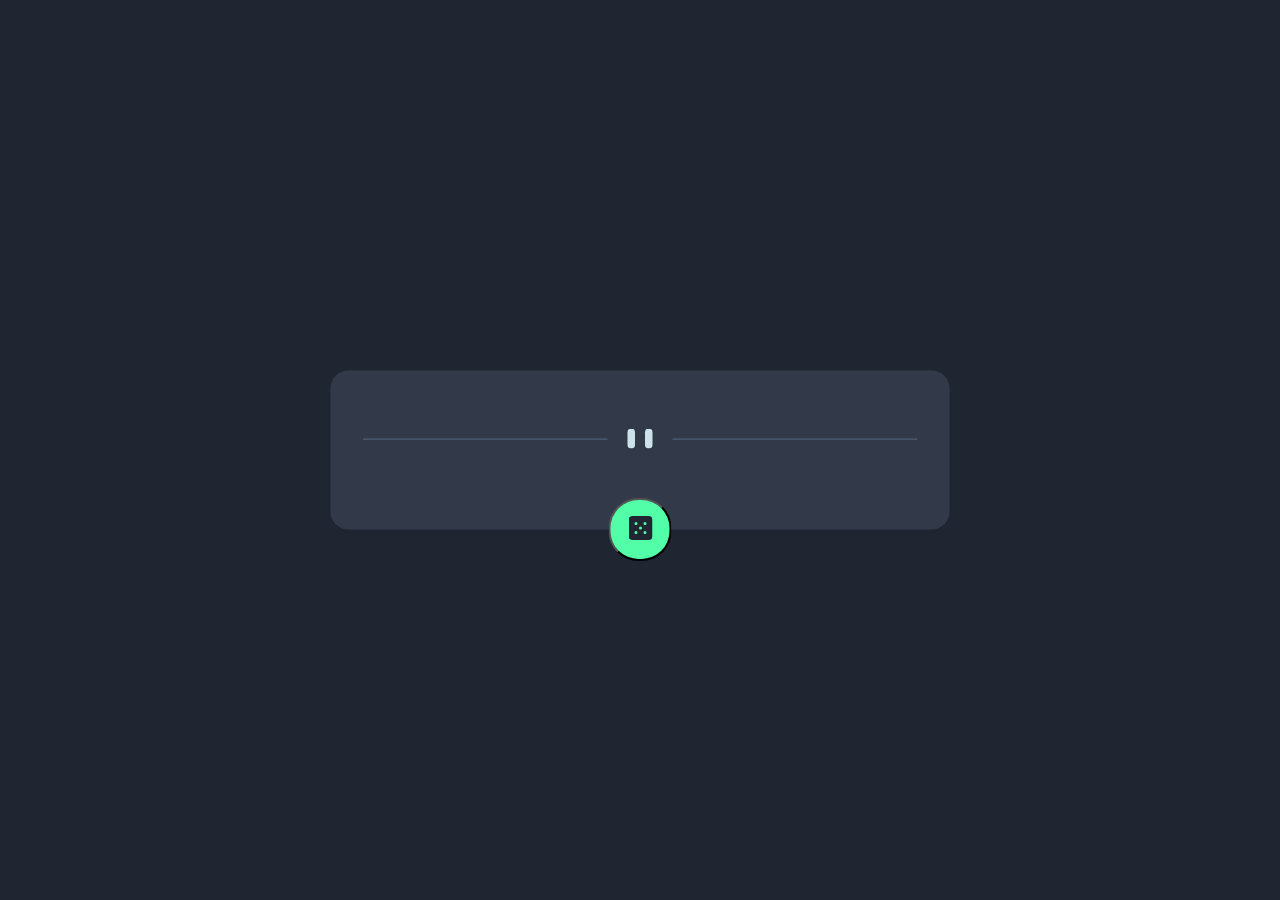
<file: advice-generator-app-main/index.html>
<!DOCTYPE html>
<html lang="en">
<head>
  <meta charset="UTF-8">
  <meta name="viewport" content="width=device-width, initial-scale=1.0"> <!-- displays site properly based on user's device -->

  <link rel="icon" type="image/png" sizes="32x32" href="./images/favicon-32x32.png">
  <link rel="preconnect" href="https://fonts.googleapis.com">
  <link rel="preconnect" href="https://fonts.gstatic.com" crossorigin>
  <link href="https://fonts.googleapis.com/css2?family=Manrope:wght@800&display=swap" rel="stylesheet">
  
  <title>Frontend Mentor | Advice generator app</title>
  <!--My custom CSS styling-->
   <link rel="stylesheet"href="index.css">
  
</head>
<body >
 
  <div class="grid container">
    <!-- Advice ID goes here -->
   <span id="adviceID"></span>
  <!-- Advice text goes here -->
  <span id="content">  </span>
  <picture>
  <source media="(max-width:35rem)" class="divider"srcset="./images/pattern-divider-mobile.svg"alt="mobile-pattern-divider">
  <img class="divider" src="./images/pattern-divider-desktop.svg"alt="pattern-divider">
  
  </picture>
  <button id="btn"><img src="./images/icon-dice.svg" alt="dice"></button>
  </div>
<script src="advice.js"></script>
</body>
</html>
</file>
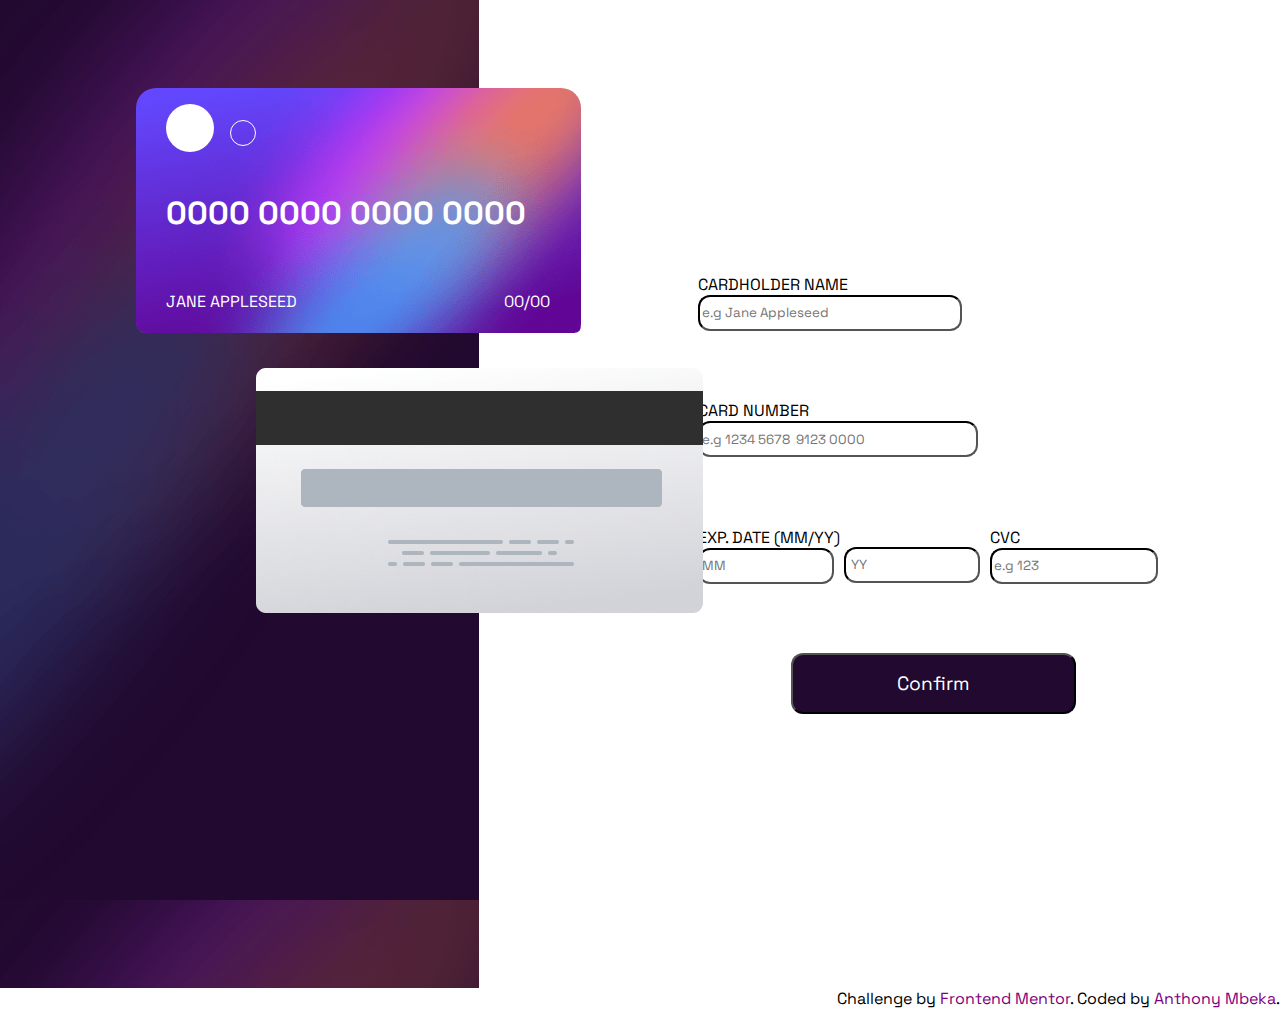
<file: interactive-card-details-form-main/index.html>
<!DOCTYPE html>
<html lang="en">
<head>
  <meta charset="UTF-8">
  <meta name="viewport" content="width=device-width, initial-scale=1.0"> <!-- displays site properly based on user's device -->

  <link rel="icon" type="image/png" sizes="32x32" href="./images/favicon-32x32.png">
  
  <title>Frontend Mentor | Interactive card details form</title>
<!--Google fonts-->
<link rel="preconnect" href="https://fonts.googleapis.com">
<link rel="preconnect" href="https://fonts.gstatic.com" crossorigin>
<link href="https://fonts.googleapis.com/css2?family=Space+Grotesk:wght@500&display=swap" rel="stylesheet">
<!--My custom CSS-->
<link rel="stylesheet"href="index.css">
<script src="index.js"defer></script>
</head>
<body class="grotesk ">
 <div class="main-container">
 
    <div class="cards">
      <div class="card-front">
        <div class="circles">
          <span class="circle1"></span>
          <span class="circle2"></span>

        </div>
        <h1 class="front-number">0000 0000 0000 0000</h1>
        <div class="customer-info">
        <p class="front-name">Jane Appleseed</p>
      <p class="date" >00/00</p>
      </div>
      </div>
    
      <img src="./images/bg-card-back.png"alt="card" class="card-back">
    </div>

  <div class="container">
<form class="card-form"id="form" >
  <div class="grid">
  <label for="name">Cardholder Name</label>
  <input type="text"id="name"placeholder="e.g Jane Appleseed">
  <div class="error"></div>
  </div>
  <div class="grid">
  <label for="cardnumber"> Card Number</label>
  <input class="text-input"type="number"id="cardnumber"placeholder="e.g 1234 5678  9123 0000" required>
  <div class="error"></div>
  </div>
  <div class="card-info">
  <div class="grid">
  <label for="month">Exp. Date (MM/YY)</label>
  <input type="number"id="month"placeholder="MM">
  <div class="error"></div>
  </div>
  <div class="grid">
  <label for="year" class="hidden"></label>
  <input type="number" min="1900" max="2099" step="1" id="year" placeholder=" YY">
  <div class="error"></div>
  </div>
  <div class="grid">
  <label for="CVC">CVC</label>
  <input type="number"id="CVC" placeholder="e.g 123">
  <div class="error"></div>
  </div>
  </div>

 <button type="submit"class="confirm-btn">Confirm</button> 
</form>
</div>
  <!-- Completed state start -->

 <!-- Thank you!
  We've added your card details
  Continue-->
</div>
<footer class="attribution">
  Challenge by <a href="https://www.frontendmentor.io?ref=challenge" target="_blank">Frontend Mentor</a>. 
  Coded by <a href="#">Anthony Mbeka</a>.
</footer>
</body>
</html>
</file>
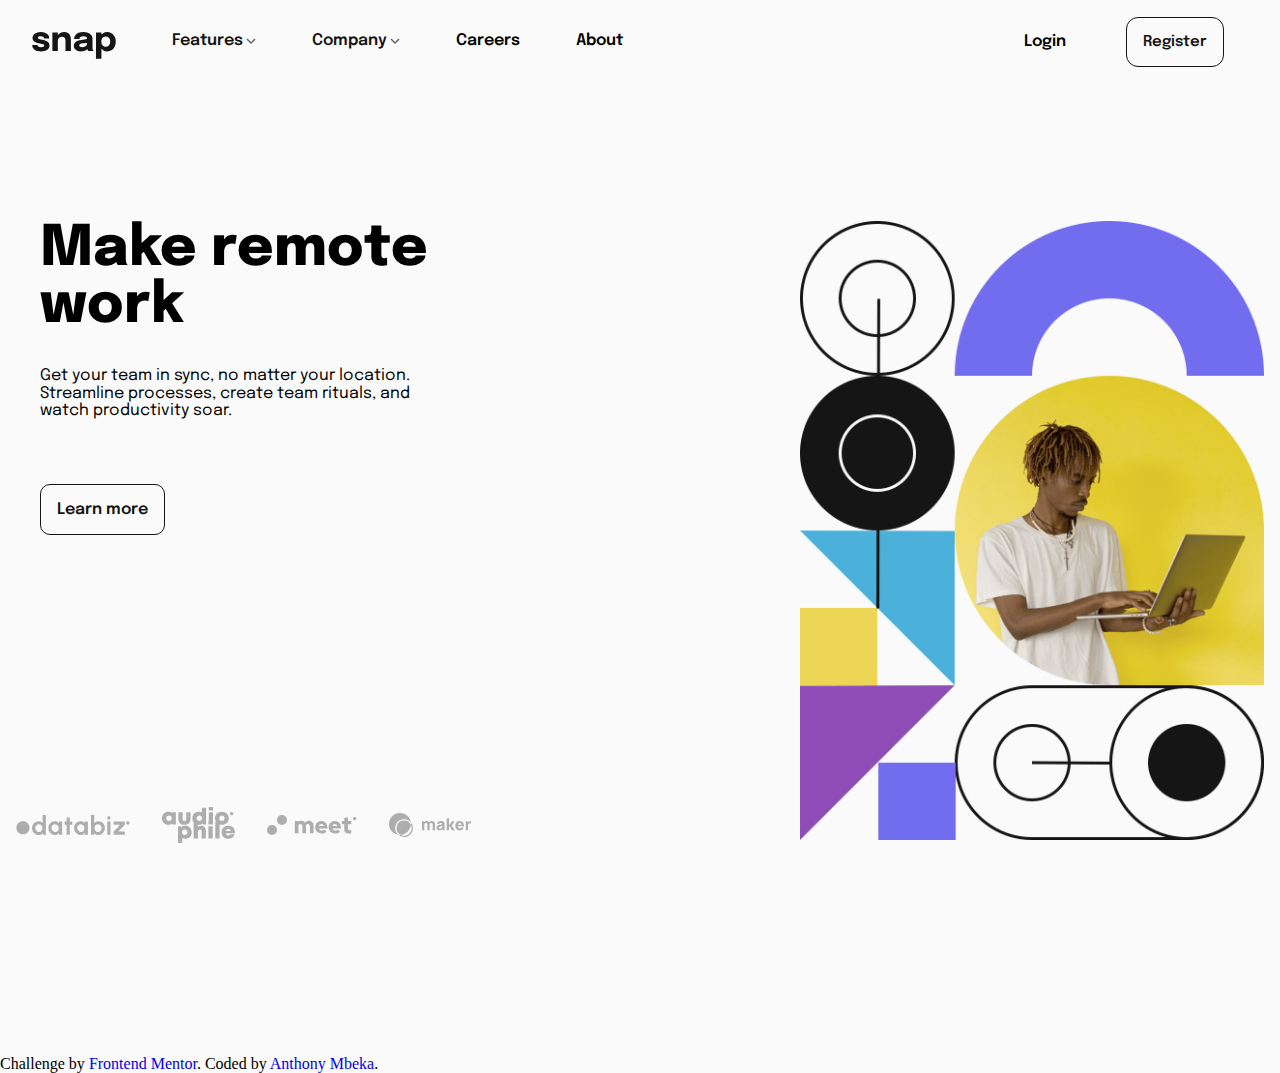
<file: intro-section-with-dropdown-navigation-main/index.html>
<!DOCTYPE html>
<html lang="en">
<head>
  <meta charset="UTF-8">
  <meta name="viewport" content="width=device-width, initial-scale=1.0"> <!-- displays site properly based on user's device -->

  <link rel="icon" type="image/png" sizes="32x32" href="./images/favicon-32x32.png">
<!--Google fonts-->
<link rel="preconnect" href="https://fonts.googleapis.com">
<link rel="preconnect" href="https://fonts.gstatic.com" crossorigin>
<link href="https://fonts.googleapis.com/css2?family=Epilogue:wght@400&family=Inter:wght@300&display=swap" rel="stylesheet">

  
  <title>Frontend Mentor | Intro section with dropdown navigation</title>
   <!--My custom CSS-->
  <link rel="stylesheet" href="index.css">
  <script src="index.js" defer></script>
  <script src="mobile-navigation.js"defer></script>
</head>
<body class="flow">
  
  <header class="flex primary-header ">
    <div class="logo" >
      <img src="./images/logo.svg">
    </div> 
   <button class="mobile-nav-toggle" aria-controls="primary-navigation"><span class="sr-only" aria-expanded="false">Menu</span></button> 
  
  <div class="header primary-navigation ff-epilogue fs-300 flex" data-visible="false">
    <div class="desktop-logo">
      <img  src="./images/logo.svg">
    </div> 
  
  <div class="dropdown"data-dropdown>
   <button  id="btn-1" class="link flex"data-dropdown-button>Features<img class="image"src="./images/icon-arrow-down.svg"></button>
    <div  class="dropdown-menu flow ">
     <div class="dropdown-links ">
      <a href="#"class="text-grey flex"><img src="./images/icon-todo.svg"> List</a>
      <a href="#"class="text-grey flex"><img src="./images/icon-calendar.svg">Calendar</a>
      <a href="#"class="text-grey flex"><img src="./images/icon-reminders.svg">Reminders</a>
        <a href="#"class="text-grey flex"><img src="./images/icon-planning.svg">Planning</a>
      </div>
    
    </div>
 
  </div>
  
 <div  class="dropdown"data-dropdown>
  <button id="btn-2" class="link flex" data-dropdown-button >Company<img class="image"src="./images/icon-arrow-down.svg"></button>
  <div  class="dropdown-menu flow">
    <div class="dropdown-links">
      <a href="#"class="text-grey flex">History</a>
      <a href="#"class="text-grey flex">Our team</a>
      <a href="#"class="text-grey flex">Blog</a>
    </div>
  </div>
 </div>
 <a href="#"class="text-grey">Careers</a>
  <a href="#"class="text-grey">About</a>
  <div class="mobile-authentication ">
    <a href="#"class="text-grey">Login</a>
    <a href="#" class="register">Register</a>
   </div>
 </div>
 <div class=" desktop-authentication  ">
  <a href="#"class="text-grey ff-epilogue fs-300 ">Login</a>
  <a href="#" class="register">Register</a>
 </div>

 </header>



 <br>
 <div class="grid-container grid-container--home">
  <div class="flow">
  <h2 class="ff-epilogue text-black  page-title" style="font-weight:800">Make remote work</h2>

 <p class="ff-epilogue fs-600 text-grey"> Get your team in sync, no matter your location. Streamline processes, 
  create team rituals, and watch productivity soar.</p>
  <button class="button" >Learn more</button>
  <div class="flex logos">
    <img src="./images/client-databiz.svg" alt="databiz">
    <img src="./images/client-audiophile.svg" alt="audiophile">
    <img src="./images/client-meet.svg" alt="client-meet">
    <img src="./images/client-maker.svg" alt="client-maker" >
  </div>
  
  </div>
  <picture class="hero">
    
   <source
   media="max-width:55rem"
   srcset="images/image-hero-desktop.png">
  <source 
    media="(max-width: 48rem)"
    srcset="images/image-hero-mobile.png">
     <img src="./images/image-hero-desktop.png">
    </picture>
    </div>
<div class="attribution">
    Challenge by <a href="https://www.frontendmentor.io?ref=challenge" target="_blank">Frontend Mentor</a>. 
    Coded by <a href="#">Anthony Mbeka</a>.
  </div>
</body>
</html>
</file>
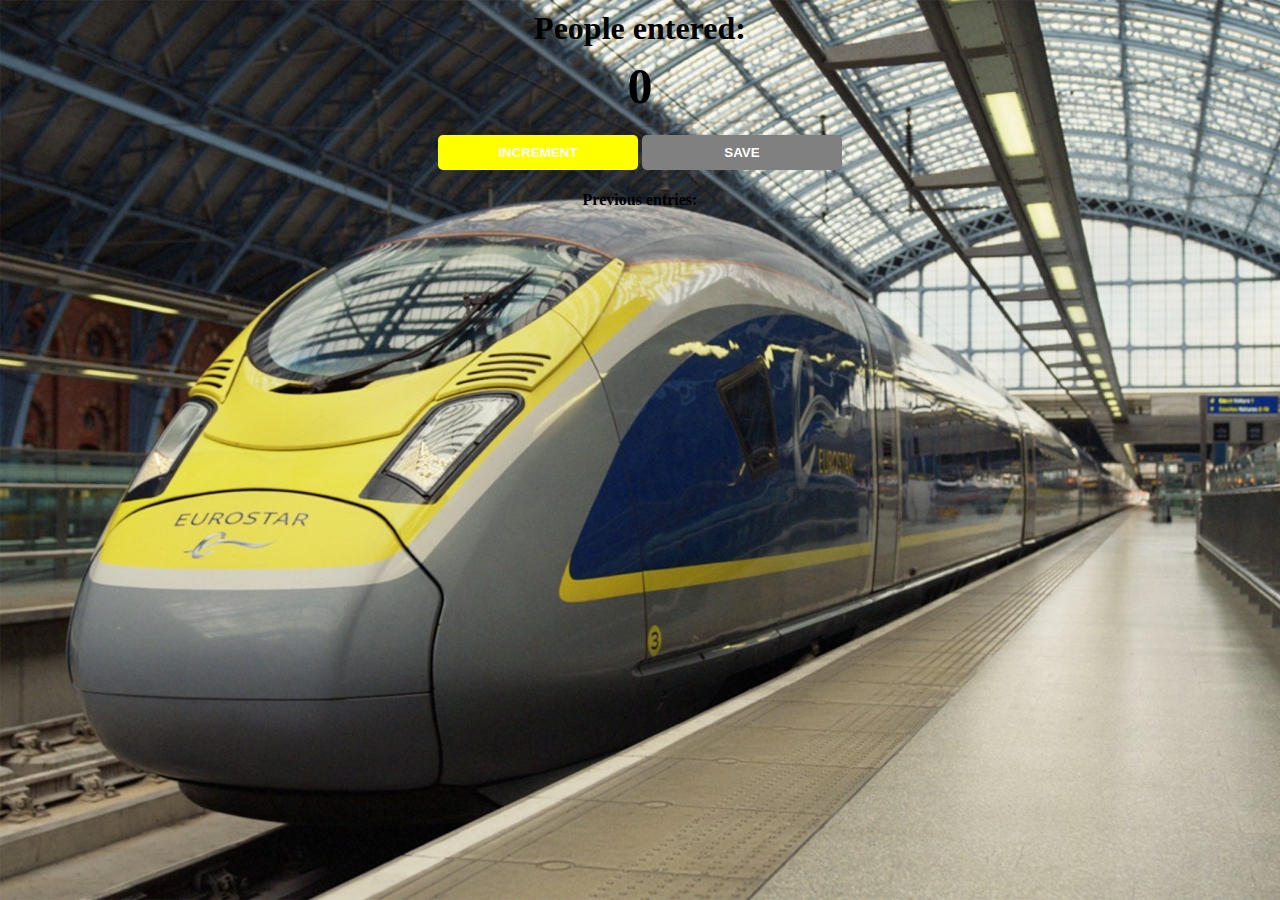
<file: Passenger counter/index.html>
<html>
    <head>
        <link rel="stylesheet" href="index.css">
    </head>
    <body>
        <h1>People entered:</h1>
        <h2 id="count-el">0</h2>
        <button id ="increment-btn"onclick="increment()">INCREMENT</button>
        <button id="save-btn"onclick="save()">SAVE</button>
        <p id="save-el">Previous entries:</p>
        <script>src="index.js"</script>
    </body>
</html>
</file>
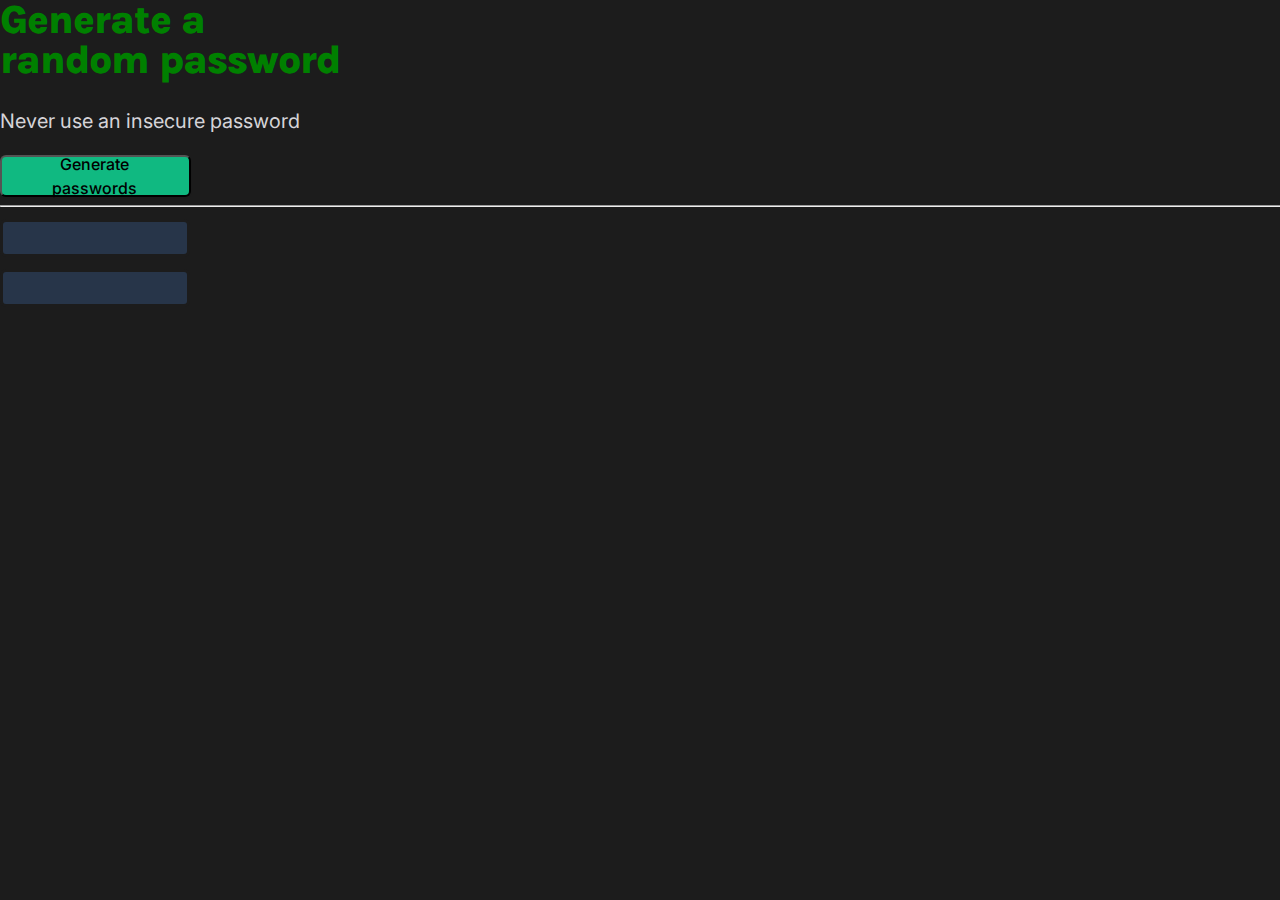
<file: Password generator/index.html>
<html>
   <head>
   <link rel="preconnect" href="https://fonts.googleapis.com">
   <link rel="preconnect" href="https://fonts.gstatic.com" crossorigin>
   <link href="https://fonts.googleapis.com/css2?family=Karla:wght@800&display=swap"
   rel="stylesheet">
   <link href="https://fonts.googleapis.com/css2?family=Inter:wght@200&display=swap" rel="stylesheet">

    <link rel="stylesheet" href="index.css">
    </head>
    <body>
    <h1>Generate a<br>random password</h1>
    
    <p>Never use an insecure password</p>
    <button onclick="passwordgen()">Generate passwords</button>
    <hr></body>
    <div id="pass1-el"></div>
    <div id="pass2-el"></div>
        
        <script src="index.js"></script>
    </body>
</html>
</file>
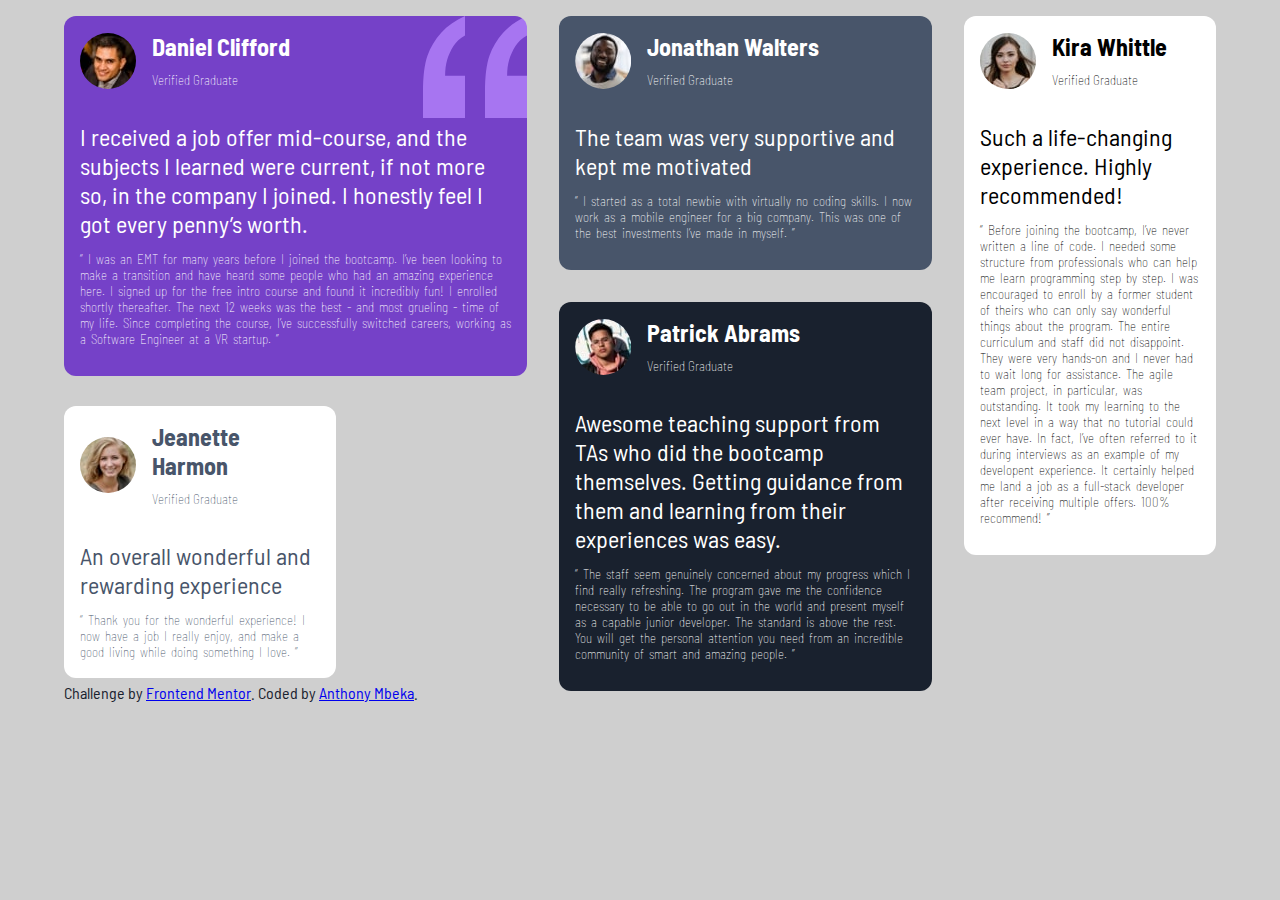
<file: testimonials-grid-section-main/index.html>
<!DOCTYPE html>
<html lang="en">
<head>
  <meta charset="UTF-8">
  <meta name="viewport" content="width=device-width, initial-scale=1.0"> <!-- displays site properly based on user's device -->

  <link rel="icon" type="image/png" sizes="32x32" href="./images/favicon-32x32.png">
  <link rel="preconnect" href="https://fonts.googleapis.com">
 <link rel="preconnect" href="https://fonts.gstatic.com" crossorigin>
  <link href="https://fonts.googleapis.com/css2?family=Barlow+Semi+Condensed:wght@500&display=swap" rel="stylesheet">
  
  <title>Frontend Mentor | [Testimonials]</title>

 <!--My custom CSS-->
 <link rel="stylesheet" href="index.css">
</head>
<body>
  <div class="ff-barlow main">
  <div class="grid">
 <div class="grid Daniel"> 
  
<div class="flex">
 <img src="./images/image-daniel.jpg">
 <h2>Daniel Clifford<br><span>Verified Graduate</span></h2>
</div>
<article>
 <h2> I received a job offer mid-course, and the subjects I learned were current, if not more so, 
  in the company I joined. I honestly feel I got every penny’s worth.</h2>

  <p>“ I was an EMT for many years before I joined the bootcamp. I’ve been looking to make a 
  transition and have heard some people who had an amazing experience here. I signed up 
  for the free intro course and found it incredibly fun! I enrolled shortly thereafter. 
  The next 12 weeks was the best - and most grueling - time of my life. Since completing 
  the course, I’ve successfully switched careers, working as a Software Engineer at a VR startup. ”</p>
</article>

</div>

  <div class="grid Jeanette">
    <div class="flex">
    <img src="./images/image-jeanette.jpg">
    <h2>Jeanette Harmon<br><span>Verified Graduate</span></h2>
    </div> 
  <article>
   <h2>An overall wonderful and rewarding experience</h2>
  
   <p> “ Thank you for the wonderful experience! I now have a job I really enjoy, and make a good living 
    while doing something I love. ”</p>
  </article>
  </div>
</div>

<div class="grid">
  <div class="grid Jonathan">
    <div class="flex">
      <img class="jonathan-img"src="./images/image-jonathan.jpg">
      <h2>Jonathan Walters<br><span>Verified Graduate</span></h2>  
    </div>
    <article>
     <h2>The team was very supportive and kept me motivated</h2>
  <p>“ I started as a total newbie with virtually no coding skills. I now work as a mobile engineer 
    for a big company. This was one of the best investments I’ve made in myself. ”</p>
  </article>
  </div>


<div class="grid patrick">
  <div class="flex">
    <img src="./images/image-patrick.jpg"> 
    <h2>Patrick Abrams<br><span>Verified Graduate</span></h2> 
   </div>
  <article>
 <h2>Awesome teaching support from TAs who did the bootcamp themselves. Getting guidance from them and 
  learning from their experiences was easy.</h2>

  <p>“ The staff seem genuinely concerned about my progress which I find really refreshing. The program 
  gave me the confidence necessary to be able to go out in the world and present myself as a capable 
  junior developer. The standard is above the rest. You will get the personal attention you need from 
  an incredible community of smart and amazing people. ”</p>
</article>
</div>

</div>

<div class="grid kira">
  <div class="flex">
    <img class="kira-image"src="./images/image-kira.jpg">
    <h2>Kira Whittle<br><span>Verified Graduate</span></h2>
  </div>
<article>
 <h2> Such a life-changing experience. Highly recommended!</h2>
<p> “ Before joining the bootcamp, I’ve never written a line of code. I needed some structure from 
  professionals who can help me learn programming step by step. I was encouraged to enroll by a former 
  student of theirs who can only say wonderful things about the program. The entire curriculum and staff 
  did not disappoint. They were very hands-on and I never had to wait long for assistance. The agile team 
  project, in particular, was outstanding. It took my learning to the next level in a way that no tutorial 
  could ever have. In fact, I’ve often referred to it during interviews as an example of my developent 
  experience. It certainly helped me land a job as a full-stack developer after receiving multiple offers. 
  100% recommend! ”</p>
   </article>
</div>
  </div>
  
 <div class="attribution">
    Challenge by <a href="https://www.frontendmentor.io?ref=challenge" target="_blank">Frontend Mentor</a>. 
    Coded by <a href="#">Anthony Mbeka</a>.
  </div>
</body>
</html>
</file>
<file: advice-generator-app-main/index.css>
/*Custom properties*/
:root{
    --clr-cyan:  hsl(193, 38%, 86%);
    --clr-neon_green:  hsl(150, 100%, 66%);
    --clr-grayish: hsl(217, 19%, 38%);
    --clr-dark_grayish: hsl(217, 19%, 24%);
    --clr-dark_blue: hsl(218, 23%, 16%);


    --ff-manrope: "Manrope","sans-serif";


}


/*Utility Classes*/

.flex{
    display: flex;
    gap:var(--gap, 1rem);
}

.grid{
    display:grid;
    gap:var(--gap, 1rem);
}


/*Layout*/


/*Desktop */

body{
    background-color: var(--clr-dark_blue);
}

/*Unused
.container{
    padding: 15px;
    position: absolute;
    top: 50%;
    left: 50%;
    -ms-transform: translateX(-50%) translateY(-50%);
    -webkit-transform: translate(-50%,-50%);
    transform: translate(-50%,-50%);
}
*/
/*Keeps content at the center of page regardless of width*/
.container{
    position: fixed;
    left:50%;
    top:50%;
    transform: translate(-50%,-50%);
    -webkit-transform: translate(-50%, -50%);
  -moz-transform: translate(-50%, -50%);
  -o-transform: translate(-50%, -50%);
  -ms-transform: translate(-50%, -50%);
  
   border-bottom: 0;
   text-align: center;
   background-color: var(--clr-dark_grayish);
   padding-inline: 2rem;
   border-radius: 18px;
}


   


.divider{
    width:100%;
    height:100%;
    object-fit: contain;
   
    
}


#adviceID{
    color:var(--clr-neon_green);
    text-transform: uppercase;
    font-family: var(--ff-manrope);
    margin-top:1.5rem;
    font-weight: 200;
    font-size:14px;
}


#content{
    font-family: var(--ff-manrope);
    color: var(--clr-cyan);
    font-size: 28px;
    

}

#btn{
    border-radius: 30px;
    width: fit-content;
    justify-self: center;
    aspect-ratio: 1;
    padding:1rem;
    
}

.container>#btn{
 
 inset: 0 50 50 100;
 background-color:var(--clr-neon_green);
 transition: all 0.2s ease-in-out;
 transform:translateY(31.5px);

}

#btn:hover{
   box-shadow:  0px 5px 35px  rgba(1, 255, 129, 0.925);
   background-color:  rgba(5, 255, 129, 0.925);
}





@media(max-width:35rem){
    .container{
        padding-inline: 0.5rem;
    }

}
</file>
<file: interactive-card-details-form-main/index.css>
:root{
  /*Primary*/
--clr-red:hsl(0, 100%, 66%);
--clr-gradient: hsl(249, 99%, 64%) to hsl(278, 94%, 30%);

/*Neutral*/
--clr-white: hsl(0, 0%, 100%);
--lightgrayishviolet: hsl(270, 3%, 87%);
--darkgrayishviolet: hsl(279, 6%, 55%);
--darkviolet: hsl(278, 68%, 11%);


--ff-grotesk:"Space Grotesk", "sans-serif";

}


.grotesk{
font-family: var(--ff-grotesk);
}
/*.container{
display: flex;
justify-content: flex-end;
border: solid 1px red;

}*/

.main-container{
display: flex;
flex-direction: row;
justify-content: space-between;
}
.hidden{
display: none;
}
.grid{
display: grid;


}
body{
margin: 0;

}


.card-form{
display: grid;
gap:60px;
bottom:0;


right: 0;
top:30%;
height: fit-content;
margin-inline: 2rem;

}
.container{

width: fit-content;
display:grid;
justify-content: center;
align-items: center;
padding-inline: 3rem;

margin-inline: 2rem;

}
.container>.card-form{
place-self:center;
}
.card-info{
display: flex;
flex-direction: row;
}

.confirm-btn{
width:fit-content;
padding:1rem;
padding-inline: 6.5rem;
text-align: center;
place-self:center;
color:white;
background-color: var(--darkviolet);
border-radius: 12px;
font-family: var(--ff-grotesk);
font-size: 1.2rem;

}

input{
border-radius: 12px;
height:30px;
margin-right: 10px;
border-color: black;
}

#name{
width: 16rem;
}

#cardnumber{
width: 17rem;
}
#month{
width: 8rem;
}
#year{
width: 8rem;
}
#CVC{
width: 10rem;
}




label{
text-transform: uppercase;
color:black;
font-size: 1rem;
}

#year{
transform: translateY(20px);
}

[placeholder]{
font-family: var(--ff-grotesk);
}

.error{
color:var(--clr-red);
font-size: 11px;
margin-top: .6rem;
}
.grid.error  input{
border-color: var(--clr-red);
}

.complete-state{
display: flex;
flex-direction: column;
gap:5px;
padding:2rem;

text-align: center;
align-items: center;
height: fit-content;
margin-inline: 2rem;
}

.icon{
max-width: 100%;
transform: translateX(10px);
}
.confirm{
text-transform: uppercase;
}
.comfirm-text{
font-size: 1rem;
}
.attribution{
  text-align: right;
}
.attribution>a{
  color:purple;
  text-decoration: none;
}

/*The card images*/
.card-front{
background-image: url(./images/bg-card-front.png);
background-repeat: no-repeat;
display: grid;
border-radius: 20px;

padding:1rem;
padding-inline: 1.9rem;
gap:20px;
width: 24rem;
margin-bottom: 1.5rem;
transform: translateX(7.5rem);


}

.card-back{
transform: translateX(15rem);
}
.customer-info{
display: flex;
justify-content: space-between;
}

.cards{
background-image: url(./images/bg-main-desktop.png);

padding: 5.5rem 1rem 0 1rem;
width: fit-content;

height: 100vh;
font-family: var(--ff-grotesk);
text-transform: uppercase;
color: white;
margin-right: 1rem;

}

.circles{
  display: flex;
  flex-direction: row;
}

.circle1{
  border-radius: 50%;
  
  width: 3rem;
  height: 3rem;
  background-color: white;
}
.circle2{
  border:solid 1px white;
  border-radius: 50%;
  width: 1.5rem;
  height: 1.5rem;
  transform: translate(1rem,1rem);
}


@media(max-width:40rem)
{
.main-container{
flex-direction: column;
justify-content: space-between;
align-items: center;
}
.cards{

height: 30vh;
 width:174.2vw;


background-image: url(./images/bg-main-desktop.png);
background-size:cover;
background-position:center;


 

}

.container{
margin: 6.5rem 0 0 0;
justify-content:center;

}
.card-back{
transform: translate(14.5rem,-18rem);
margin-right: 1rem;
max-width: 60%;

}
.card-front{
transform: translate(8.3rem,-2rem);
position:relative;
z-index: 5;
margin-left:5rem;
padding-inline: .1rem;


}

.card-form{

place-self:center;
transform:translateX(5rem);
}
  
  .complete-state{
        transform:translateX(5rem);
  }
}
</file>
<file: intro-section-with-dropdown-navigation-main/index.css>
/* Custom properties */

:root {
    /*Colors*/
--clr-white: hsl(0, 0%, 98%) ;
--clr-grey: hsl(0, 0%, 41%);
--clr-black: hsl(0, 0%, 8%);
    /*Font sizes*/
   --fs-800: 3.5rem;
    --fs-700: 2.3rem;
    --fs-600: 1rem;
    --fs-500: 1rem;
    --fs-400: 0.9375rem;
    --fs-300: 1rem;
    --fs-200: 0.875rem;
  /*Font families*/
--ff-epilogue: "Epilogue" , "sans-serif";
}


/* Box sizing rules */
*,
*::before,
*::after {
  box-sizing: border-box;
}

/* Remove default margin */
body,
h1,
h2,
h3,
p,
figure,
blockquote,
dl,
dd {
  margin: 0;
}
/* Removes underline on anchor tags*/
a{
  text-decoration: none;
}


/* Make images easier to work with */
img,
picture {
  max-width: 100%;
  display: block;
}


/* remove animations for people who've turned them off */
@media (prefers-reduced-motion: reduce) {  
    *,
    *::before,
    *::after {
      animation-duration: 0.01ms !important;
      animation-iteration-count: 1 !important;
      transition-duration: 0.01ms !important;
      scroll-behavior: auto !important;
    }
  }

  /*Components*/
.primary-navigation {
  --gap: clamp(1.5rem, 5vw, 3.5rem);
  list-style: none;
  padding: 0;
  
  flex-direction:row;
  font-weight: 600;
  font-family: var(--ff-epilogue);


  
}
.primary-navigation>a{
text-decoration: none;

}


button{

  border:solid 1px;
  border-radius: 10px;
  background-color: transparent;
  color:var(--clr-black);
  font-weight: 600;
  font-size: var(--fs-500);
  padding:1rem;
  font-family: var(--ff-epilogue);
  width: fit-content;
  margin-top: 2rem;
  margin-bottom: 4rem;
  margin-inline: 1.5rem;
  grid-area: button;
  
}



.register{

border:solid 1.5px;
border-radius: 12px;
background-color:transparent;
color:var(--clr-black);
font-weight: 600;
font-size: var(--fs-400);
padding:1rem;
font-family: var(--ff-epilogue);
width: fit-content;
margin-inline:3.5rem;
text-decoration: none;

}




  /*Utility classes*/

  /*Colors*/

  .bg-white { background-color: hsl( var(--clr-white) );}
  .bg-grey { background-color: hsl( var(--clr-grey) );}
  .bg-black { background-color: hsl( var(--clr-black) );}


  .text-black {color: hsl( var(--clr-black) );}
  .text-grey { color: hsl( var(--clr-grey) );}
  .text-white { color: hsl( var(--clr-white) );}


  /*Typography*/
  .ff-epilogue{font-family: var(--ff-epilogue);}

  .letter-spacing-1 { letter-spacing: 4.75px; } 
  .letter-spacing-2 { letter-spacing: 2.7px; } 
   .letter-spacing-3 { letter-spacing: 2.35px; } 

   .uppercase { text-transform: uppercase; }
   /*Font sizes*/
  .fs-800 { font-size: var(--fs-800); }
  .fs-700 { font-size: var(--fs-700); }
  .fs-600 { font-size: var(--fs-600); }
  .fs-500 { font-size: var(--fs-500); }
  .fs-400 { font-size: var(--fs-400); }
  .fs-300 { font-size: var(--fs-300); }
  .fs-200 { font-size: var(--fs-200); }
  
  
  .fs-800,
  .fs-700,
  .fs-600 {
      line-height: 1.1;
  }

  body{
    background-color: var(--clr-white);
    
  }

  .flow > *:where(:not(:first-child)) {
    margin-top: var(--flow-space, 2rem);
}

  .flex{
    display:flex;
    gap: var(--gap , 2rem);
    
    
    
    

  }

  .grid{
    display:grid;
    gap: var(--gap , 2rem);
    
  }


  .sr-only {
    position: absolute; 
    width: 1px;
    height: 1px;
    padding: 0;
    margin: -1px; 
    overflow: hidden;
    clip: rect(0, 0, 0, 0);
    white-space: nowrap; /* added line */
    border: 0;
  }
  
  .primary-header {
   
    justify-content: space-between;
    margin-bottom:7rem;
    padding :2rem 0 0 2rem ;
    display: flex;
    
    }

    .primary-navigation
    {
    
    padding: 0;
    margin: 0;
    
    }
    



.primary-header>.desktop-authentication{
  
  text-decoration: none;
  font-weight: 600;
  
  
  
  
  
  
}
.mobile-authentication{
  display: none;
}

.logo{
  display: none;
}


/*Desktop layout*/

  .grid-container {
    text-align:left;
    display: grid;
    padding-inline: 1rem;
    padding-bottom: 4rem;
    
   
   
    
    
}


.grid-container p:not([class]) {
    max-width: 50ch;
}


  
.grid-container--home {
    padding-bottom: max(6rem, 20vh);
    grid-template-columns: minmax(0, 45rem) minmax(0, 20rem) minmax(0, 40rem) ;
    grid-template-areas: 
   
    ' title  title image'
    '  content  content image'
    '.     button  image'
     '.  logos  .'
   
   
}
.grid-container--home>h2
{
  grid-area: title;
 
}

h2{
  font-size: var(--fs-800);
}
.grid-container--home>p{
  grid-area: content;
}


.grid-container--home>img {
  max-width: 100%;
  align-self:end;
  grid-area: image;
} 


.grid-container--home > *:first-child {
  grid-column: 1;
  --flow-space: 2rem;
}


.grid-container--home > *:last-child {
  grid-column: 3;
}

  .d-block {
    display: block;
}
.logos{
    flex-direction: row;
    grid-area: logos;
    margin-top: 13rem;

    
}
 
img {
    align-self: center;
}


p {
    text-align: left;
    margin-top: 2rem;
    margin-inline: 1.5rem;
    margin-bottom: 2rem;
    grid-area: content;
    
}



.main{
    display: grid;
    
}

li >a{
  text-decoration: none;
}

h2{
  margin-inline: 1.5rem;
}

.mobile-nav-toggle {
  display: none;
}



/*Mobile & tab(for now) layout */
@media(max-width: 48rem)
{
  .grid-container {
    text-align:center;
    display: grid;
    place-items:center;
   padding-inline: 1.5rem;
   margin-inline:2.5rem;
    padding-bottom: 4rem;
    
}

.grid-container--home {
  --flow-space: 2rem;
  grid-template-columns: minmax(0, 20rem)  ;
  grid-template-areas: 
      'picture'
      'title  '
      'content'
      'button '
      'logos';
      padding-bottom:0;
}

body{
  margin:0;
}



.grid-container--home > *:first-child {
  grid-column: 1;
  --flow-space: 2rem;
  order: 2;
}


.grid-container--home > *:last-child {
  grid-column: 1;
  order: 1;
}

.logos{
  flex-direction: row;
  grid-area: logos;
  margin-top: 1rem;
  max-width: 40%;
  margin-right: 20rem;
  

  
}


p {
  text-align:center;
  margin-top: 1rem;
  margin-inline:0;
  margin-bottom:1.5rem;
  
  
}

.button{
  background-color: black;
  color:white;
  padding-inline:1.3rem;

 
}
h2{
  margin-top: 2rem;
  font-size: var(--fs-700);
}

.primary-navigation {
  --underline-gap: .5rem;
  position: fixed;
  z-index: 1000;
  inset: 0 0 0 30%;
  list-style: none;
  padding: min(20rem, 15vh) 2rem;
  margin: 0;
  flex-direction: column;
  transform: translateX(100%);
  transition: transform 1000ms ease-in-out;
  background-color: white;
  
}


.primary-navigation[data-visible="true"] {
  transform: translateX(0);
}

.mobile-nav-toggle {
  display: block;
  position:absolute;
  z-index: 2000;
  right:0.2rem;
  top:0;
   background-image: url(./images/icon-menu.svg);
  background-repeat: no-repeat;
  background-position: center;
  width: 1.5rem;
  aspect-ratio: 1;
  border: 0;
}




.mobile-nav-toggle[aria-expanded="true"] {
  background-image: url(./images/icon-close-menu.svg);
}

.mobile-nav-toggle:focus-visible {
  outline: 5px solid white;
  outline-offset: 5px;
}
  .desktop-authentication{
    display: none;
  }

  .mobile-authentication{
    display: flex;
    flex-direction: column;
    margin-top:4rem;
    align-items: center;
    
  }

  .register{
    margin: 0;
    width:12rem;
    text-align: center;
    margin-top:1rem;
    
    border:1px --clr-grey;
  }
   /*
  .hero {
    position:relative;
    left: 50%;
    right: 40%;
    margin-left: -50vw;
    margin-right: -10vw;
    max-width: 100vw;
    width: 100vw;
    
    
  }
  */

  .logo {
      
    margin: 1rem clamp(.5rem, .5vw, .5rem);
    display:contents;
    
}

.desktop-logo{
  display: none;
}

 

}


/*Drop-down menu*/

.dropdown.active >.link,
.link:hover {
  color:cyan;
}

.link{
  margin:0;
  border:none;
  padding: 0;
  font-weight: 600;
  gap:0;

}


.link>img{
  margin-left:.2rem;
}

.dropdown{
  position:relative;
}

.dropdown-menu{
 position: absolute;
  top:calc(100% +.5rem);
  width:8rem;
  height:fit-content;
  padding: .5rem 0 0 .5rem;
  background-color:var(--clr-white);
  padding-inline:1.5rem;
  border-radius: 15px;
  box-shadow: 0 15px 18px 0  rgba(0, 0, 0, .6);
  opacity: 0;
  pointer-events: none;
  transition: opacity 150ms ease-in-out ,transform 150ms ease-in-out;
  transform: translateY(-10px);
  margin:0;

}

.dropdown.active>.link + .dropdown-menu {
 opacity:1;
 transform: translateY(0px);
 pointer-events: auto;
}
.dropdown-links> a{
  text-decoration: none;
  padding:0;
  font-weight: 300;
  gap:0;
  margin-top: 1rem;
  margin-bottom: 1rem;
  

}

a>img{
  
  margin-inline:.1rem;
}

/*
.image[data-visible="false"]
{
  display: none;
}

.image[data-visible="true"]
{
  display:flex;
}

*/

/*Mobile menu*/



@media(max-width: 48rem)
{
  
  .dropdown.active>.link + .dropdown-menu{
    position:relative;
  }
  
.dropdown-menu{
  background-color: transparent;
  box-shadow: none;
  
}


}
</file>
<file: Passenger counter/index.css>
body {
    background-image:url("station.jpg") ;
    background-size:cover;
    font-weight: bold;
    font-style:sans-serif;
    text-align:center ;

}

h1{
    margin-top: 10px;
    margin-bottom: 10px;
}

h2{
    font-size: 50px;
    margin-top: 0;
    margin-bottom: 20px;
}

button {
    border: none;
    padding-top: 10px;
    padding-bottom: 10px;
    color: white;
    font-weight: bold;
    width: 200px;
    margin-bottom: 5px;
    border-radius: 5px;
}

#increment-btn {
    background: yellow;
}

#save-btn {
    background: grey;
}
</file>
<file: Password generator/index.css>
body {
    margin: 0;
    position: relative;
    width: 1455px;
    height: 767.44px;
    
    background: #1C1C1C;
    }
    
    h1 {
        
    width: 354px;
    height: 80px;
    left: 694px;
    top: 179px;
    
    font-family: 'Karla', sans-serif;
    font-style: normal;
    font-weight: 800;
    font-size: 40px;
    line-height: 40px;
    /* or 100% */
    
    letter-spacing: -0.025em;
    
    /* white */
    
    color: green;
    }
    
    
    p{
    
    width: 372px;
    height: 28px;
    left: 694px;
    top: 269px;
    
    /* text-xl/leading-7/font-normal */
    
    font-family: 'Inter';
    font-style: normal;
    font-weight: 400;
    font-size: 20px;
    line-height: 28px;
    /* identical to box height, or 140% */
    
    
    /* Medium grey */
    
    color: #D5D4D8;
    
    }
    
    button{
        /* Button */
    
    
    /* Auto layout */
    
    display: flex;
    flex-direction: row;
    justify-content: center;
    align-items: center;
    padding: 9px 17px 9px 15px;
    
    width: 191px;
    height: 42px;
    left: 694px;
    top: 348px;
    
    background: #10B981;
    /* shadow/sm */
    
    box-shadow: 0px 1px 2px rgba(0, 0, 0, 0.05);
    border-radius: 6px;
    
    font-family: 'Inter';
    font-style: normal;
    font-weight: 500;
    font-size: 16px;
    line-height: 24px;
    
    }
    
    
    div{
    width: 180px;
    height: 32px;
    left: 709px;
    top: 464px;
    
    font-family: 'Inter';
    font-style: normal;
    font-weight: 500;
    font-size: 16px;
    line-height: 32px;
    /* identical to box height, or 200% */
    
    text-align: center;
    
    color: #55F991;
    
    border: solid;
    border-radius: 6px;
    border-color: #1C1C1C;
    background-color: #273549;
    padding-left: 2px;
    padding-right: 2px;
    margin-top:12px;
    margin-bottom:12px;
    
    }
</file>
<file: testimonials-grid-section-main/index.css>
:root{
    --clr-violet: hsl(263, 55%, 52%);
    --clr-grayish_blue: hsl(217, 19%, 35%);
    --clr-blackish_blue: hsl(219, 29%, 14%);
    --clr-white: hsl(0, 0%, 100%);
    --clr-light_gray: hsl(0, 0%, 81%);
    --clr-light_grayish_blue:  hsl(210, 46%, 95%);

    --ff-barlow: "Barlow Semi Condensed","sans-serif";


}

/*Typography*/
.ff-barlow{
    font-family: var(--ff-barlow);
}

.flex{
    display: flex;
    gap: var(--gap,1rem);
    
}

.grid{
    display: grid;
    gap: var(--gap,2rem);
}

.block{
    display: block;
    gap: var(--gap,2rem);
}


/*Layout*/
/*Desktop*/

.main{
    transform: translateY(.5rem);
    display: flex;
    gap: var(--gap,2rem);

}

body{
    background-color: var(--clr-light_gray);
    margin-inline:4rem;
}

.kira{
    border-radius: 12px;
    background-color: var(--clr-white);
    height: fit-content;
    width: fit-content;
    padding: 1rem;
    

}


.patrick{
    background-color: var(--clr-blackish_blue);
    border-radius: 12px;
    height: fit-content;
    width:fit-content;
    
    padding: 1rem;
    color:var(--clr-white);
}  

.Jonathan{
    background-color:var(--clr-grayish_blue);
    border-radius: 12px;
    padding:1rem; 
    width:fit-content;
    height: fit-content;
    color:var(--clr-white);
   
    
    

}
.Jonathan>.flex{
    height: fit-content;
}




.Jeanette{
    background-color:var(--clr-white);
    border-radius: 12px;
    padding:1rem;
    width: 15rem;
    height:15rem;
    color:var(--clr-grayish_blue);
    transform: translateY(-.5rem);
    
}


.Daniel{
    background-color:var(--clr-violet);
    border-radius: 12px;
    color:var(--clr-white);
    padding:1rem;
    width:fit-content;
   height:fit-content;
   background-image: url(./images/bg-pattern-quotation.svg); 
   background-repeat: no-repeat;
    background-position: top right;
    

}

/*General*/

h2{
    margin:0;
}
.flex>img{
    clip-path: circle();
    max-width: 100%;
    object-fit: contain;
    
}



span{
    font-size: 13px;
    color:hsla(0, 0%, 100% .5) ;
    font-weight: 100;
}

article>h2{
    font-size:24px;
    font-weight: 400;
}

article>p{
    font-size: 13px;
    word-spacing: 2px;
    color:hsla(0, 0%, 100% 0.7) ;
    font-weight: 100;
}

article{
    padding: 0;
}

.attribution{
    font-family: var(--ff-barlow);
    color: var(--clr-blackish_blue);
}

/*Layout for other devices*/
@media (max-width: 50rem)
{
    .main{
        display: grid;
        gap: var(--gap,2rem);
        padding: 2rem;
    }

    .grid{
        border-radius: 5px;
        
    }
}
</file>
